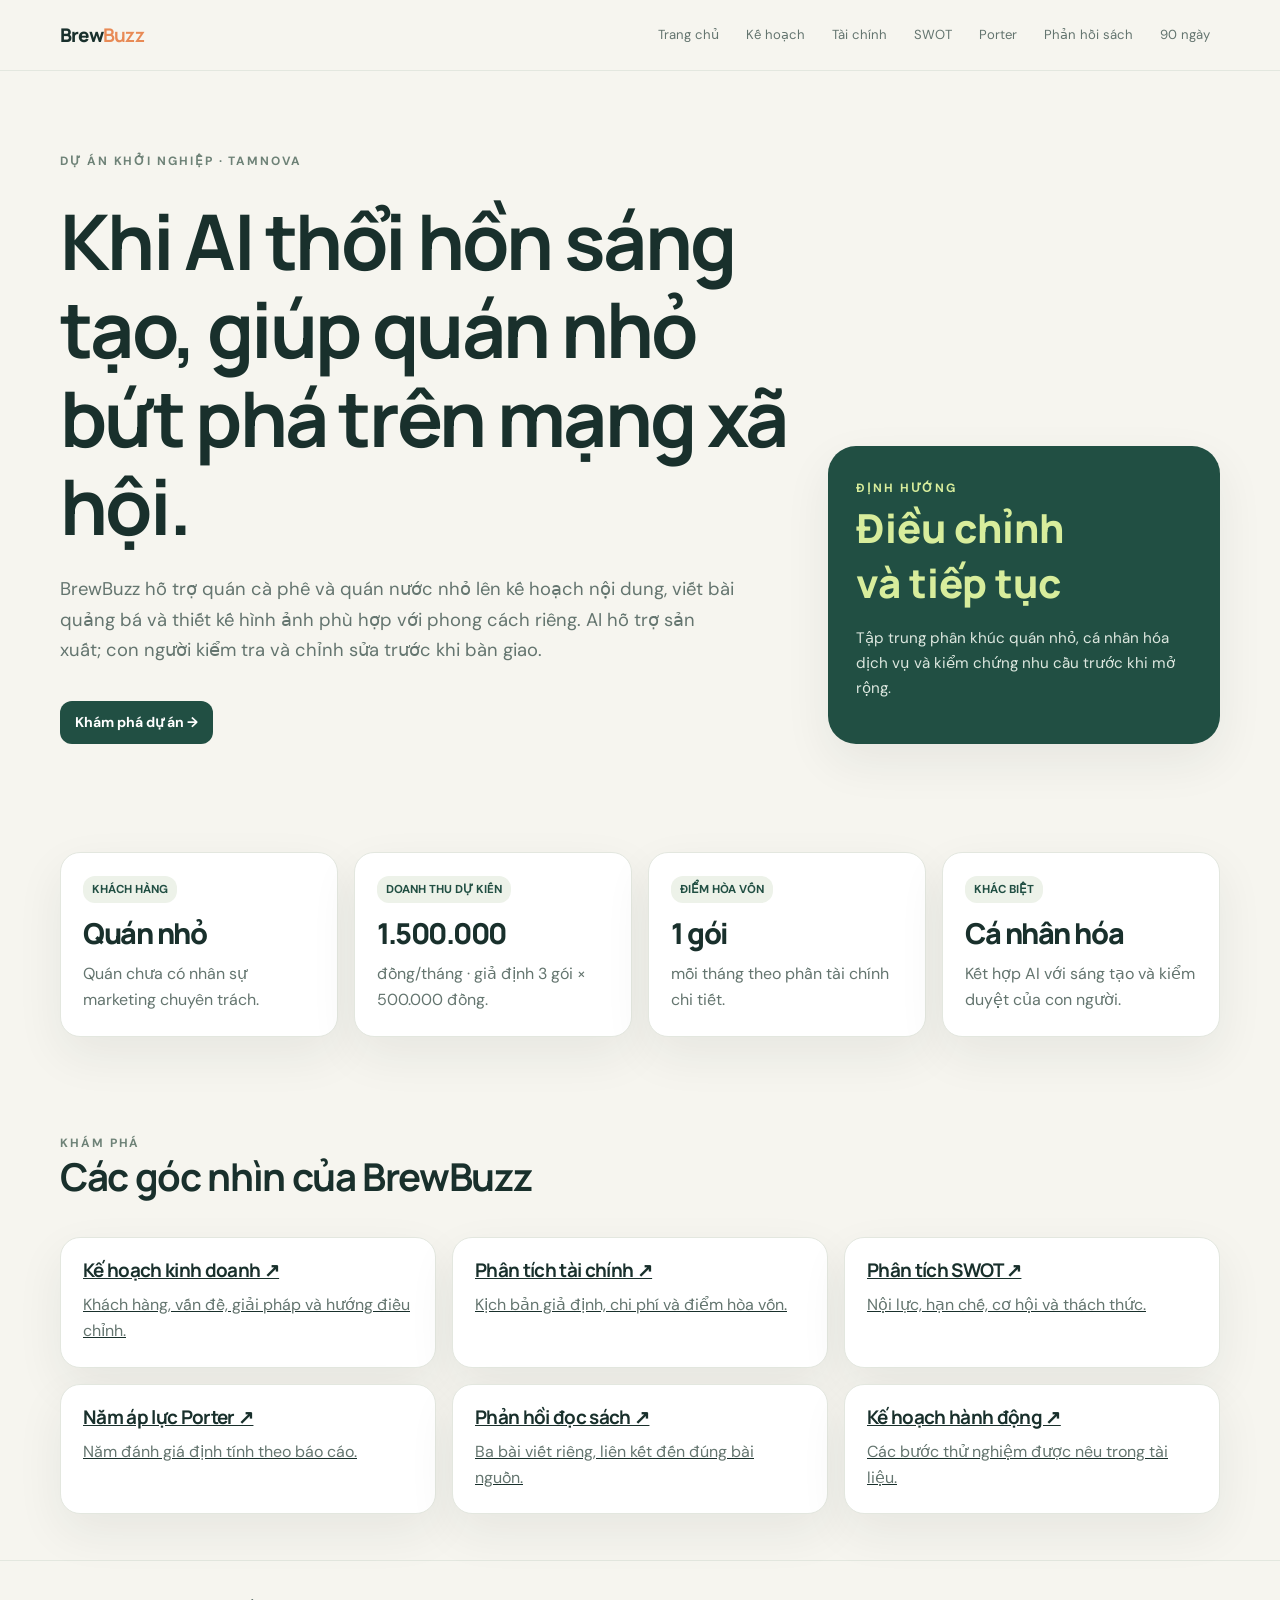
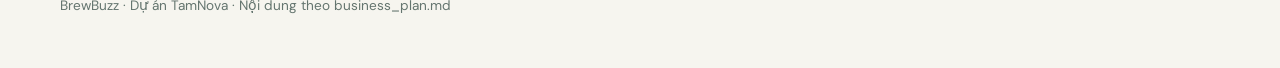
<file: index.html>
<!doctype html><html lang="vi"><head><meta charset="utf-8"><meta name="viewport" content="width=device-width,initial-scale=1"><title>BrewBuzz · Dự án TamNova</title><link rel="stylesheet" href="style.css"></head><body><header class="topbar"><div class="wrap nav"><a class="brand" href="index.html">Brew<b>Buzz</b></a><nav class="links"><a href="index.html">Trang chủ</a><a href="business-plan.html">Kế hoạch</a><a href="financial-analysis.html">Tài chính</a><a href="swot.html">SWOT</a><a href="five-forces.html">Porter</a><a href="reflections.html">Phản hồi sách</a><a href="action-plan.html">90 ngày</a></nav></div></header><main class="wrap"><section class="hero"><div class="hero-grid"><div><span class="eyebrow">DỰ ÁN KHỞI NGHIỆP · TAMNOVA</span><h1>Khi AI thổi hồn sáng tạo, giúp quán nhỏ bứt phá trên mạng xã hội.</h1><p>BrewBuzz hỗ trợ quán cà phê và quán nước nhỏ lên kế hoạch nội dung, viết bài quảng bá và thiết kế hình ảnh phù hợp với phong cách riêng. AI hỗ trợ sản xuất; con người kiểm tra và chỉnh sửa trước khi bàn giao.</p><a class="btn" href="business-plan.html">Khám phá dự án →</a></div><aside class="hero-card"><span class="eyebrow" style="color:#d8ed9c">ĐỊNH HƯỚNG</span><strong>Điều chỉnh<br>và tiếp tục</strong><p>Tập trung phân khúc quán nhỏ, cá nhân hóa dịch vụ và kiểm chứng nhu cầu trước khi mở rộng.</p></aside></div></section><section class="section"><div class="grid four"><article class="card"><span class="tag">KHÁCH HÀNG</span><div class="metric">Quán nhỏ</div><p>Quán chưa có nhân sự marketing chuyên trách.</p></article><article class="card"><span class="tag">DOANH THU DỰ KIẾN</span><div class="metric">1.500.000</div><p>đồng/tháng · giả định 3 gói × 500.000 đồng.</p></article><article class="card"><span class="tag">ĐIỂM HÒA VỐN</span><div class="metric">1 gói</div><p>mỗi tháng theo phần tài chính chi tiết.</p></article><article class="card"><span class="tag">KHÁC BIỆT</span><div class="metric">Cá nhân hóa</div><p>Kết hợp AI với sáng tạo và kiểm duyệt của con người.</p></article></div></section><section class="section"><div class="section-head"><div><span class="eyebrow">KHÁM PHÁ</span><h2>Các góc nhìn của BrewBuzz</h2></div></div><div class="grid"><a class="card" href="business-plan.html"><h3>Kế hoạch kinh doanh ↗</h3><p>Khách hàng, vấn đề, giải pháp và hướng điều chỉnh.</p></a><a class="card" href="financial-analysis.html"><h3>Phân tích tài chính ↗</h3><p>Kịch bản giả định, chi phí và điểm hòa vốn.</p></a><a class="card" href="swot.html"><h3>Phân tích SWOT ↗</h3><p>Nội lực, hạn chế, cơ hội và thách thức.</p></a><a class="card" href="five-forces.html"><h3>Năm áp lực Porter ↗</h3><p>Năm đánh giá định tính theo báo cáo.</p></a><a class="card" href="reflections.html"><h3>Phản hồi đọc sách ↗</h3><p>Ba bài viết riêng, liên kết đến đúng bài nguồn.</p></a><a class="card" href="action-plan.html"><h3>Kế hoạch hành động ↗</h3><p>Các bước thử nghiệm được nêu trong tài liệu.</p></a></div></section></main><footer class="footer"><div class="wrap">BrewBuzz · Dự án TamNova · Nội dung theo business_plan.md</div></footer></body></html>
</file>
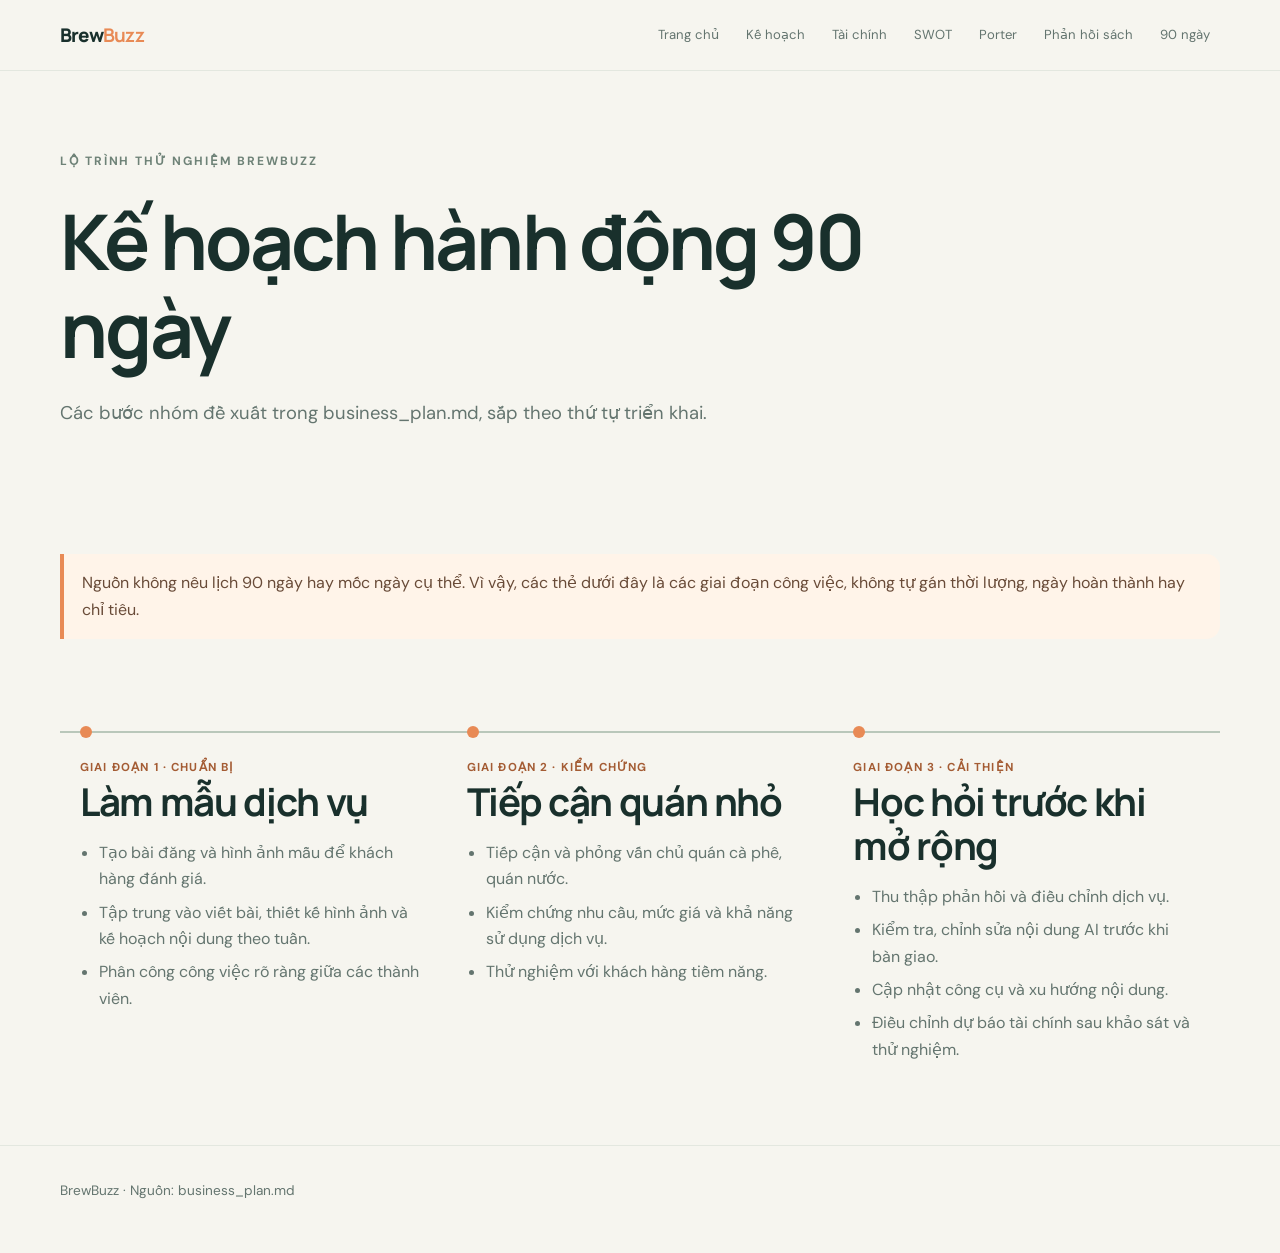
<file: action-plan.html>
<!doctype html><html lang="vi"><head><meta charset="utf-8"><meta name="viewport" content="width=device-width,initial-scale=1"><title>Kế hoạch hành động 90 ngày · BrewBuzz</title><link rel="stylesheet" href="style.css"></head><body><header class="topbar"><div class="wrap nav"><a class="brand" href="index.html">Brew<b>Buzz</b></a><nav class="links"><a href="index.html">Trang chủ</a><a href="business-plan.html">Kế hoạch</a><a href="financial-analysis.html">Tài chính</a><a href="swot.html">SWOT</a><a href="five-forces.html">Porter</a><a href="reflections.html">Phản hồi sách</a><a href="action-plan.html">90 ngày</a></nav></div></header><main class="wrap"><section class="hero"><span class="eyebrow">LỘ TRÌNH THỬ NGHIỆM BREWBUZZ</span><h1>Kế hoạch hành động 90 ngày</h1><p>Các bước nhóm đề xuất trong business_plan.md, sắp theo thứ tự triển khai.</p></section><section class="section"><div class="notice">Nguồn không nêu lịch 90 ngày hay mốc ngày cụ thể. Vì vậy, các thẻ dưới đây là các giai đoạn công việc, không tự gán thời lượng, ngày hoàn thành hay chỉ tiêu.</div></section><section class="section"><div class="timeline"><article class="phase"><span>Giai đoạn 1 · Chuẩn bị</span><h2>Làm mẫu dịch vụ</h2><ul class="list"><li>Tạo bài đăng và hình ảnh mẫu để khách hàng đánh giá.</li><li>Tập trung vào viết bài, thiết kế hình ảnh và kế hoạch nội dung theo tuần.</li><li>Phân công công việc rõ ràng giữa các thành viên.</li></ul></article><article class="phase"><span>Giai đoạn 2 · Kiểm chứng</span><h2>Tiếp cận quán nhỏ</h2><ul class="list"><li>Tiếp cận và phỏng vấn chủ quán cà phê, quán nước.</li><li>Kiểm chứng nhu cầu, mức giá và khả năng sử dụng dịch vụ.</li><li>Thử nghiệm với khách hàng tiềm năng.</li></ul></article><article class="phase"><span>Giai đoạn 3 · Cải thiện</span><h2>Học hỏi trước khi mở rộng</h2><ul class="list"><li>Thu thập phản hồi và điều chỉnh dịch vụ.</li><li>Kiểm tra, chỉnh sửa nội dung AI trước khi bàn giao.</li><li>Cập nhật công cụ và xu hướng nội dung.</li><li>Điều chỉnh dự báo tài chính sau khảo sát và thử nghiệm.</li></ul></article></div></section></main><footer class="footer"><div class="wrap">BrewBuzz · Nguồn: business_plan.md</div></footer></body></html>
</file>
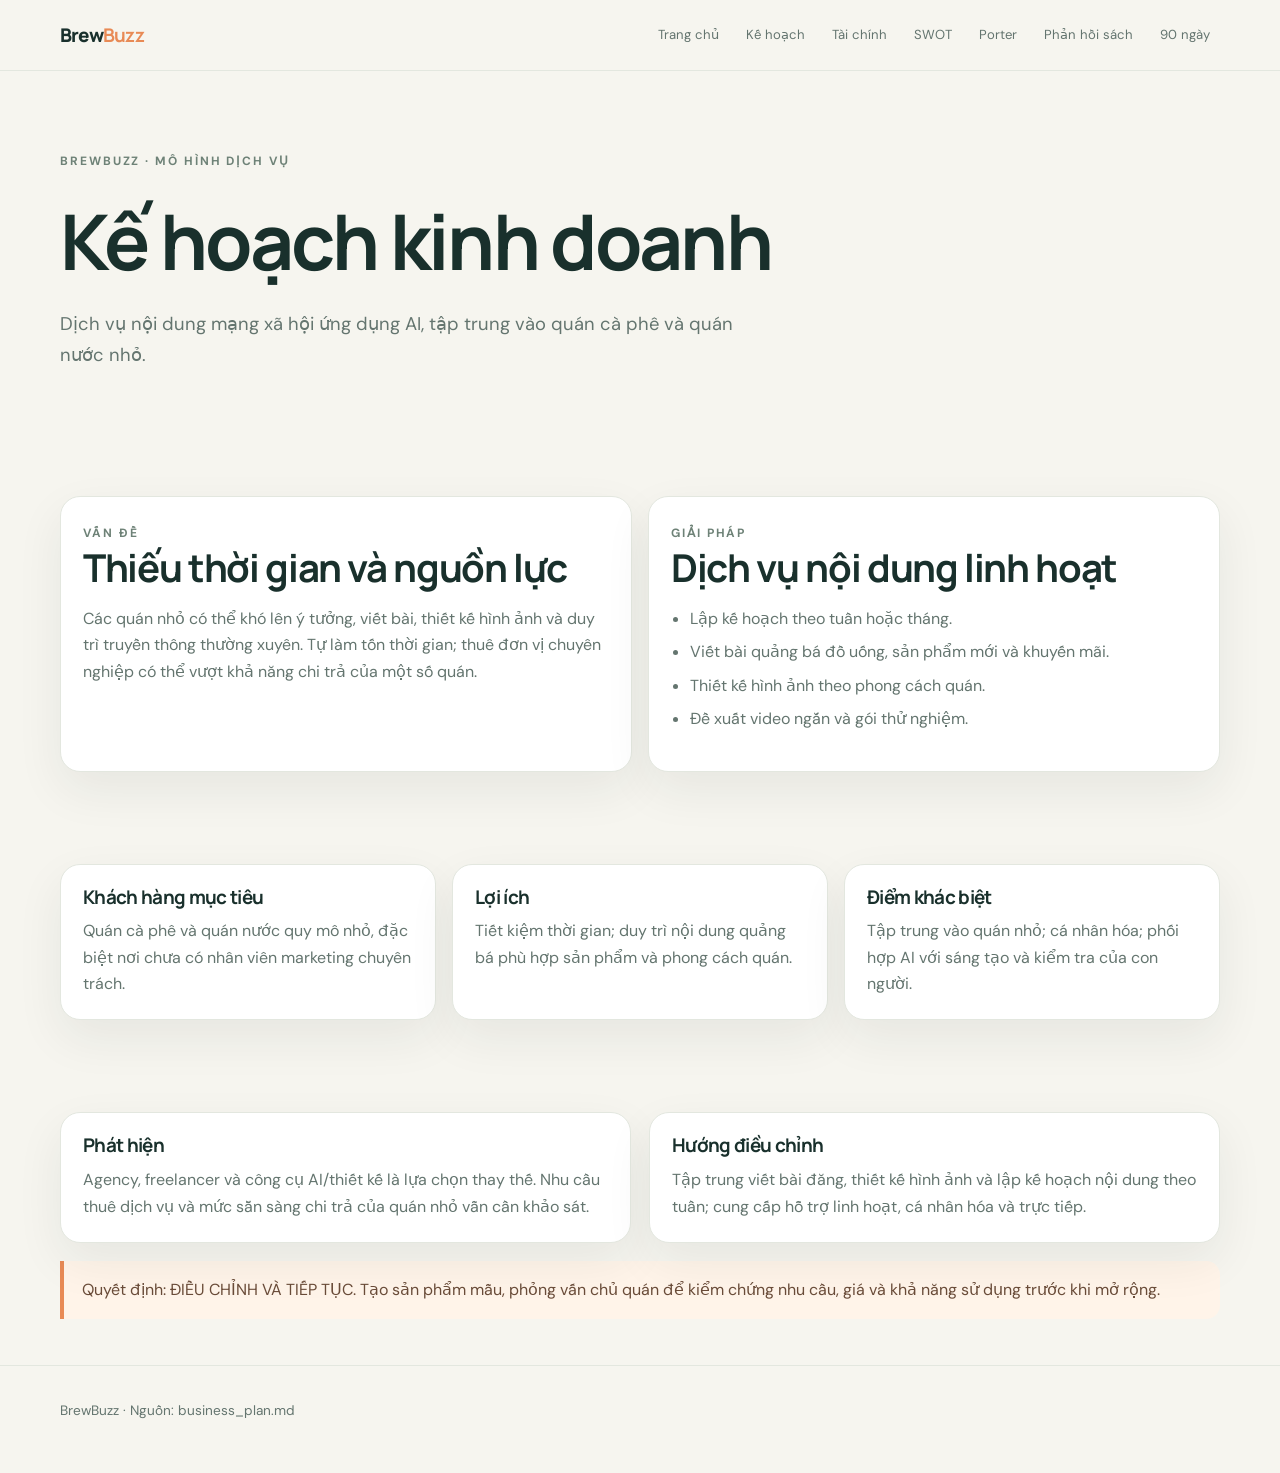
<file: business-plan.html>
<!doctype html><html lang="vi"><head><meta charset="utf-8"><meta name="viewport" content="width=device-width,initial-scale=1"><title>Kế hoạch kinh doanh · BrewBuzz</title><link rel="stylesheet" href="style.css"></head><body><header class="topbar"><div class="wrap nav"><a class="brand" href="index.html">Brew<b>Buzz</b></a><nav class="links"><a href="index.html">Trang chủ</a><a href="business-plan.html">Kế hoạch</a><a href="financial-analysis.html">Tài chính</a><a href="swot.html">SWOT</a><a href="five-forces.html">Porter</a><a href="reflections.html">Phản hồi sách</a><a href="action-plan.html">90 ngày</a></nav></div></header><main class="wrap"><section class="hero"><span class="eyebrow">BREWBUZZ · MÔ HÌNH DỊCH VỤ</span><h1>Kế hoạch kinh doanh</h1><p>Dịch vụ nội dung mạng xã hội ứng dụng AI, tập trung vào quán cà phê và quán nước nhỏ.</p></section><section class="section"><div class="grid two"><article class="card"><span class="eyebrow">VẤN ĐỀ</span><h2>Thiếu thời gian và nguồn lực</h2><p>Các quán nhỏ có thể khó lên ý tưởng, viết bài, thiết kế hình ảnh và duy trì truyền thông thường xuyên. Tự làm tốn thời gian; thuê đơn vị chuyên nghiệp có thể vượt khả năng chi trả của một số quán.</p></article><article class="card"><span class="eyebrow">GIẢI PHÁP</span><h2>Dịch vụ nội dung linh hoạt</h2><ul class="list"><li>Lập kế hoạch theo tuần hoặc tháng.</li><li>Viết bài quảng bá đồ uống, sản phẩm mới và khuyến mãi.</li><li>Thiết kế hình ảnh theo phong cách quán.</li><li>Đề xuất video ngắn và gói thử nghiệm.</li></ul></article></div></section><section class="section"><div class="grid"><article class="card"><h3>Khách hàng mục tiêu</h3><p>Quán cà phê và quán nước quy mô nhỏ, đặc biệt nơi chưa có nhân viên marketing chuyên trách.</p></article><article class="card"><h3>Lợi ích</h3><p>Tiết kiệm thời gian; duy trì nội dung quảng bá phù hợp sản phẩm và phong cách quán.</p></article><article class="card"><h3>Điểm khác biệt</h3><p>Tập trung vào quán nhỏ; cá nhân hóa; phối hợp AI với sáng tạo và kiểm tra của con người.</p></article></div></section><section class="section"><div class="split"><article class="card"><h3>Phát hiện</h3><p>Agency, freelancer và công cụ AI/thiết kế là lựa chọn thay thế. Nhu cầu thuê dịch vụ và mức sẵn sàng chi trả của quán nhỏ vẫn cần khảo sát.</p></article><article class="card"><h3>Hướng điều chỉnh</h3><p>Tập trung viết bài đăng, thiết kế hình ảnh và lập kế hoạch nội dung theo tuần; cung cấp hỗ trợ linh hoạt, cá nhân hóa và trực tiếp.</p></article></div><div class="notice" style="margin-top:18px">Quyết định: ĐIỀU CHỈNH VÀ TIẾP TỤC. Tạo sản phẩm mẫu, phỏng vấn chủ quán để kiểm chứng nhu cầu, giá và khả năng sử dụng trước khi mở rộng.</div></section></main><footer class="footer"><div class="wrap">BrewBuzz · Nguồn: business_plan.md</div></footer></body></html>
</file>
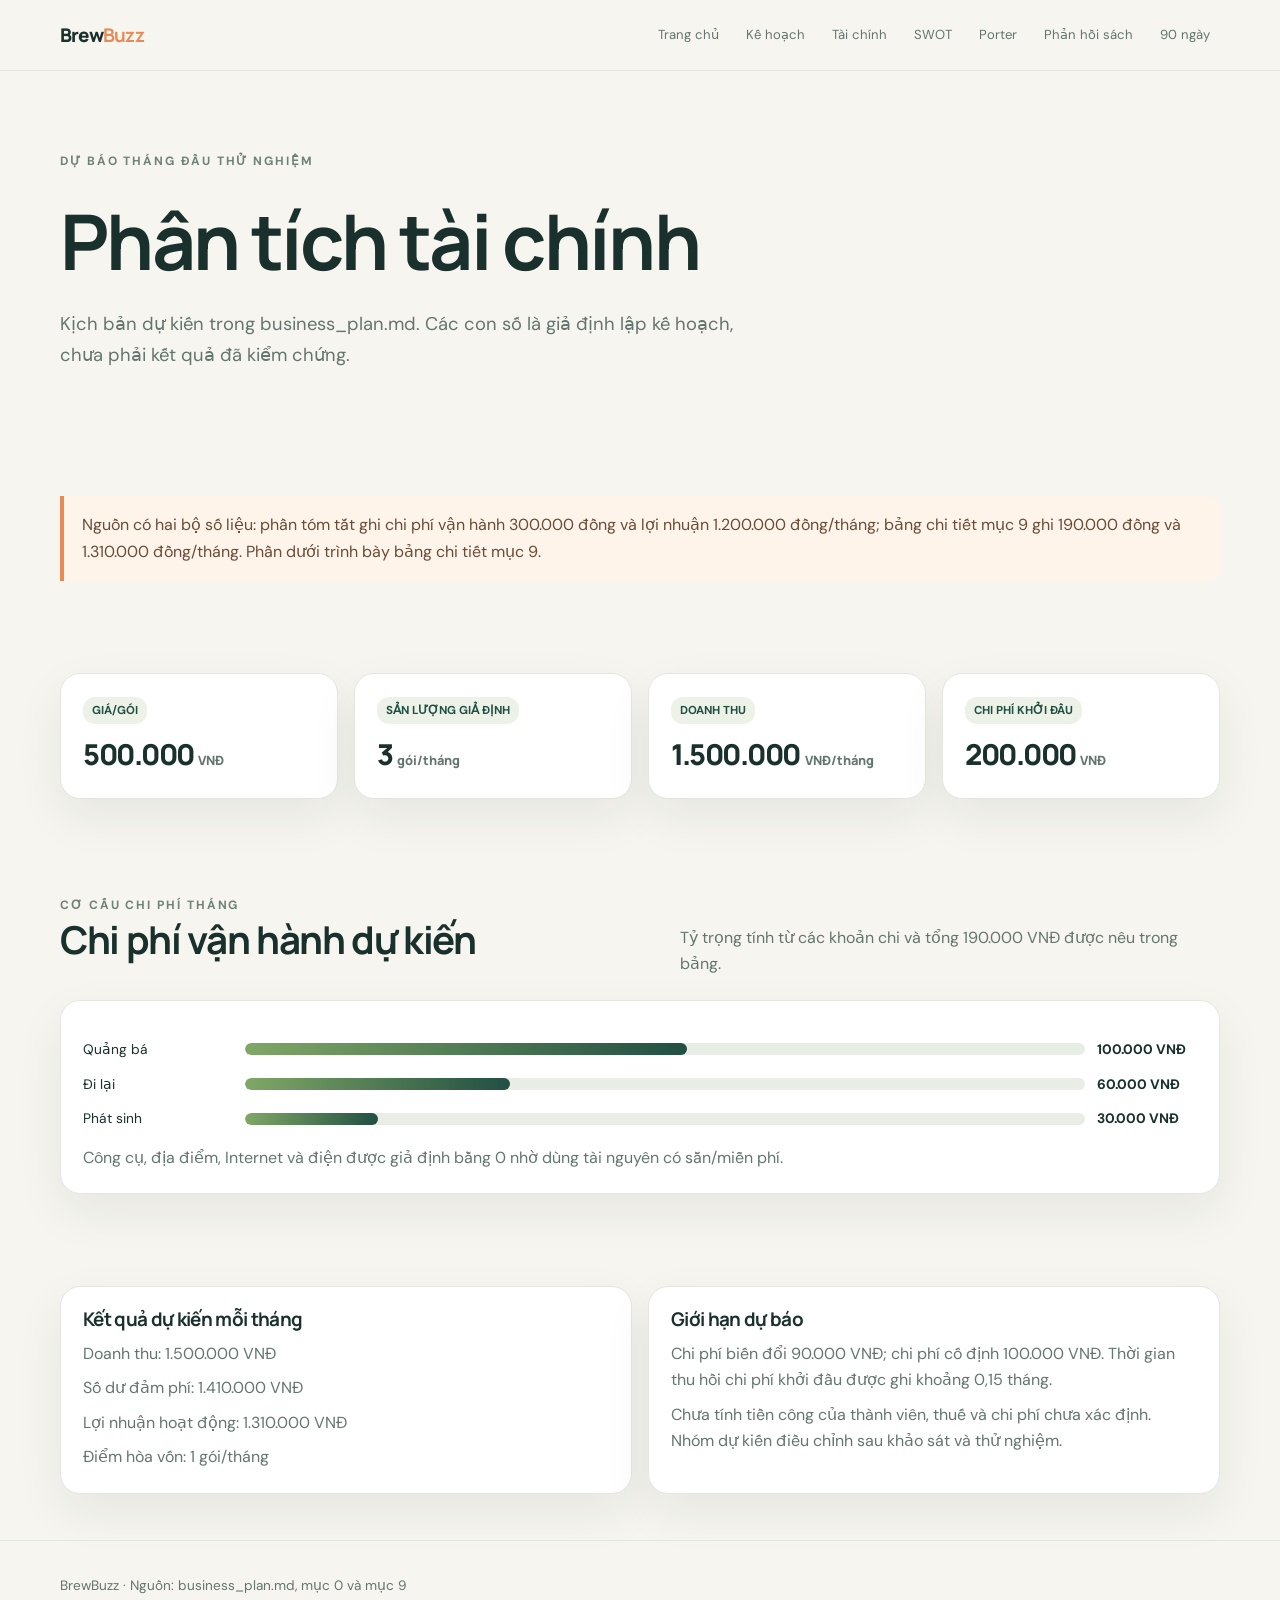
<file: financial-analysis.html>
<!doctype html><html lang="vi"><head><meta charset="utf-8"><meta name="viewport" content="width=device-width,initial-scale=1"><title>Phân tích tài chính · BrewBuzz</title><link rel="stylesheet" href="style.css"></head><body><header class="topbar"><div class="wrap nav"><a class="brand" href="index.html">Brew<b>Buzz</b></a><nav class="links"><a href="index.html">Trang chủ</a><a href="business-plan.html">Kế hoạch</a><a href="financial-analysis.html">Tài chính</a><a href="swot.html">SWOT</a><a href="five-forces.html">Porter</a><a href="reflections.html">Phản hồi sách</a><a href="action-plan.html">90 ngày</a></nav></div></header><main class="wrap"><section class="hero"><span class="eyebrow">DỰ BÁO THÁNG ĐẦU THỬ NGHIỆM</span><h1>Phân tích tài chính</h1><p>Kịch bản dự kiến trong business_plan.md. Các con số là giả định lập kế hoạch, chưa phải kết quả đã kiểm chứng.</p></section><section class="section"><div class="notice">Nguồn có hai bộ số liệu: phần tóm tắt ghi chi phí vận hành 300.000 đồng và lợi nhuận 1.200.000 đồng/tháng; bảng chi tiết mục 9 ghi 190.000 đồng và 1.310.000 đồng/tháng. Phần dưới trình bày bảng chi tiết mục 9.</div></section><section class="section"><div class="grid four"><article class="card"><span class="tag">GIÁ/GÓI</span><div class="metric">500.000 <small>VNĐ</small></div></article><article class="card"><span class="tag">SẢN LƯỢNG GIẢ ĐỊNH</span><div class="metric">3 <small>gói/tháng</small></div></article><article class="card"><span class="tag">DOANH THU</span><div class="metric">1.500.000 <small>VNĐ/tháng</small></div></article><article class="card"><span class="tag">CHI PHÍ KHỞI ĐẦU</span><div class="metric">200.000 <small>VNĐ</small></div></article></div></section><section class="section"><div class="section-head"><div><span class="eyebrow">CƠ CẤU CHI PHÍ THÁNG</span><h2>Chi phí vận hành dự kiến</h2></div><p>Tỷ trọng tính từ các khoản chi và tổng 190.000 VNĐ được nêu trong bảng.</p></div><div class="card"><div class="bars"><div class="barrow"><span>Quảng bá</span><div class="track"><div class="fill" style="width:52.6%"></div></div><b>100.000 VNĐ</b></div><div class="barrow"><span>Đi lại</span><div class="track"><div class="fill" style="width:31.6%"></div></div><b>60.000 VNĐ</b></div><div class="barrow"><span>Phát sinh</span><div class="track"><div class="fill" style="width:15.8%"></div></div><b>30.000 VNĐ</b></div></div><p>Công cụ, địa điểm, Internet và điện được giả định bằng 0 nhờ dùng tài nguyên có sẵn/miễn phí.</p></div></section><section class="section"><div class="grid two"><article class="card"><h3>Kết quả dự kiến mỗi tháng</h3><p>Doanh thu: 1.500.000 VNĐ</p><p>Số dư đảm phí: 1.410.000 VNĐ</p><p>Lợi nhuận hoạt động: 1.310.000 VNĐ</p><p>Điểm hòa vốn: 1 gói/tháng</p></article><article class="card"><h3>Giới hạn dự báo</h3><p>Chi phí biến đổi 90.000 VNĐ; chi phí cố định 100.000 VNĐ. Thời gian thu hồi chi phí khởi đầu được ghi khoảng 0,15 tháng.</p><p>Chưa tính tiền công của thành viên, thuế và chi phí chưa xác định. Nhóm dự kiến điều chỉnh sau khảo sát và thử nghiệm.</p></article></div></section></main><footer class="footer"><div class="wrap">BrewBuzz · Nguồn: business_plan.md, mục 0 và mục 9</div></footer></body></html>
</file>
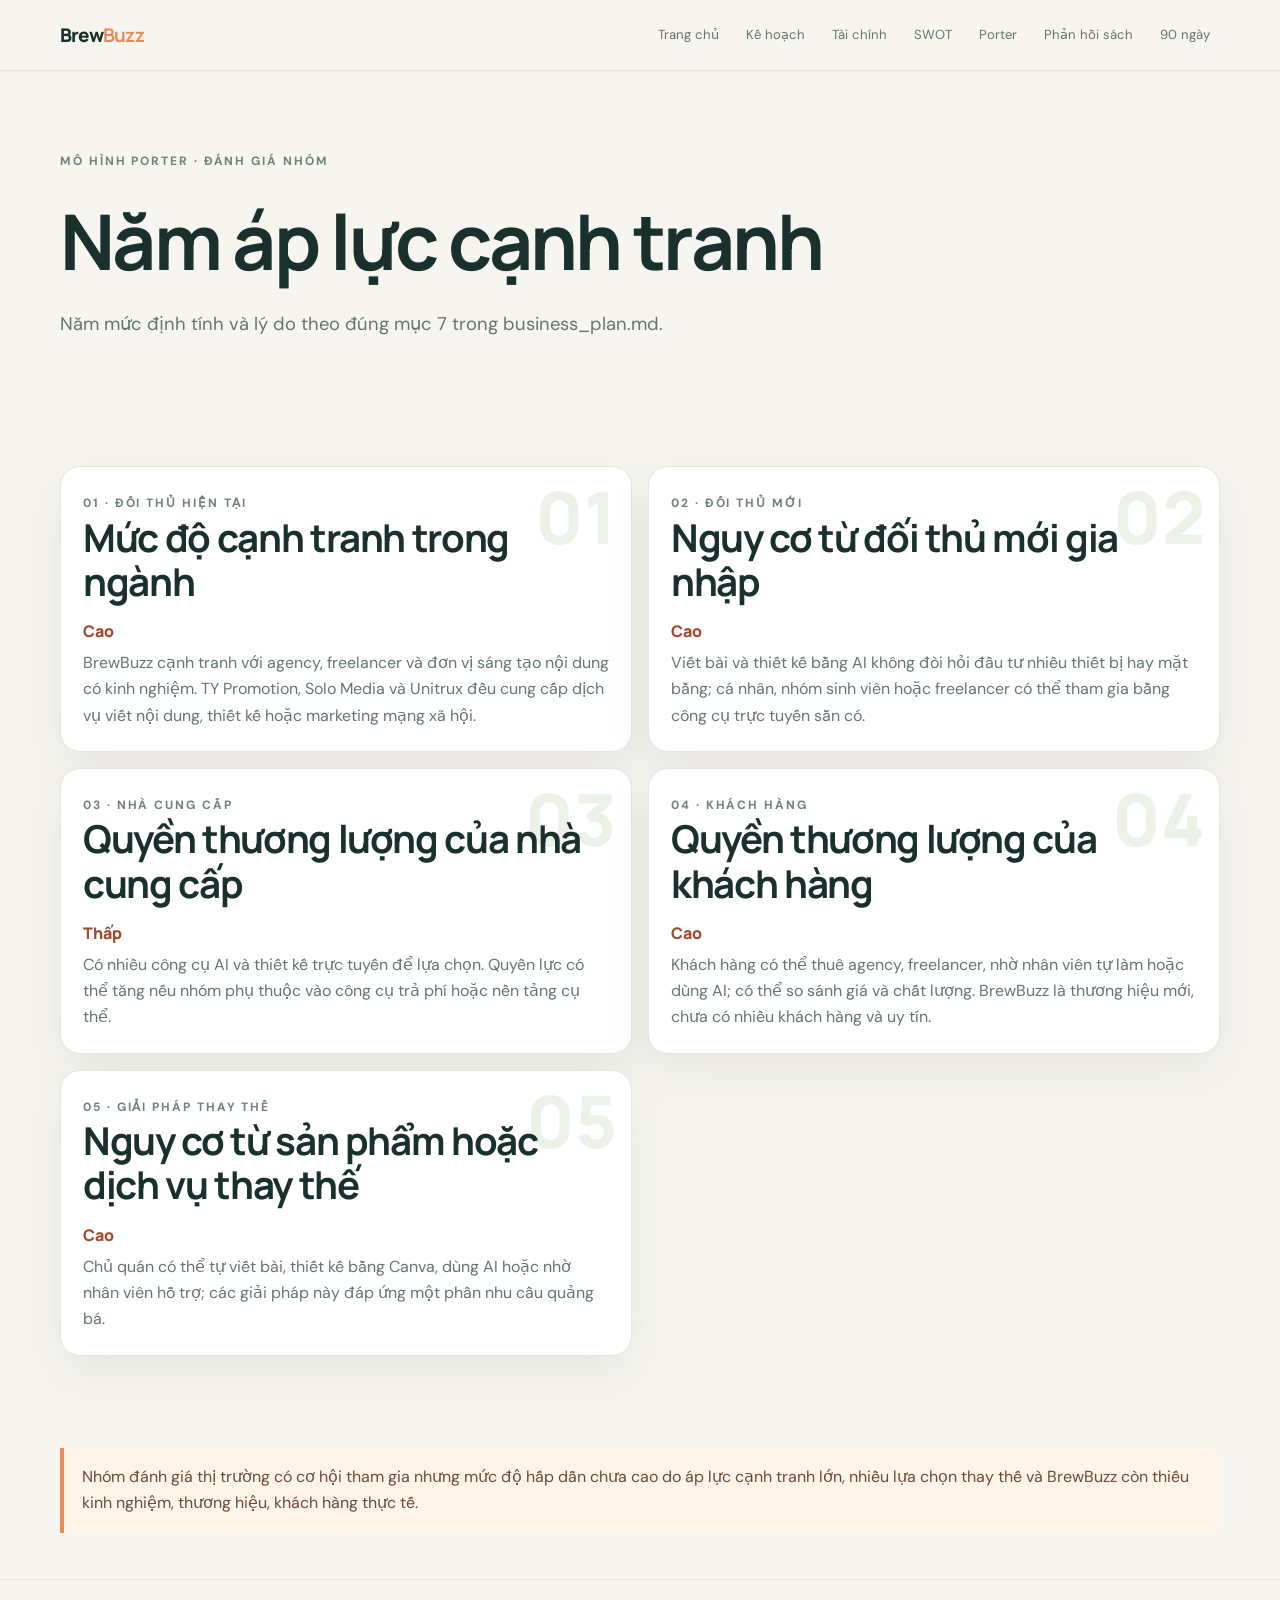
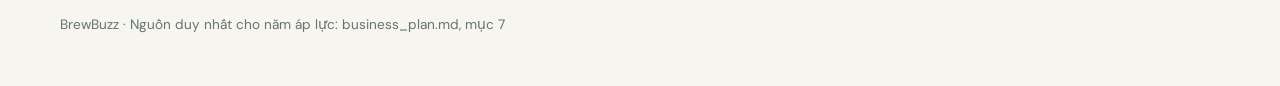
<file: five-forces.html>
<!doctype html><html lang="vi"><head><meta charset="utf-8"><meta name="viewport" content="width=device-width,initial-scale=1"><title>Năm áp lực Porter · BrewBuzz</title><link rel="stylesheet" href="style.css"></head><body><header class="topbar"><div class="wrap nav"><a class="brand" href="index.html">Brew<b>Buzz</b></a><nav class="links"><a href="index.html">Trang chủ</a><a href="business-plan.html">Kế hoạch</a><a href="financial-analysis.html">Tài chính</a><a href="swot.html">SWOT</a><a href="five-forces.html">Porter</a><a href="reflections.html">Phản hồi sách</a><a href="action-plan.html">90 ngày</a></nav></div></header><main class="wrap"><section class="hero"><span class="eyebrow">MÔ HÌNH PORTER · ĐÁNH GIÁ NHÓM</span><h1>Năm áp lực cạnh tranh</h1><p>Năm mức định tính và lý do theo đúng mục 7 trong business_plan.md.</p></section><section class="section"><div class="grid two"><article class="card force" data-no="01"><span class="eyebrow">01 · ĐỐI THỦ HIỆN TẠI</span><h2>Mức độ cạnh tranh trong ngành</h2><div class="level">Cao</div><p>BrewBuzz cạnh tranh với agency, freelancer và đơn vị sáng tạo nội dung có kinh nghiệm. TY Promotion, Solo Media và Unitrux đều cung cấp dịch vụ viết nội dung, thiết kế hoặc marketing mạng xã hội.</p></article><article class="card force" data-no="02"><span class="eyebrow">02 · ĐỐI THỦ MỚI</span><h2>Nguy cơ từ đối thủ mới gia nhập</h2><div class="level">Cao</div><p>Viết bài và thiết kế bằng AI không đòi hỏi đầu tư nhiều thiết bị hay mặt bằng; cá nhân, nhóm sinh viên hoặc freelancer có thể tham gia bằng công cụ trực tuyến sẵn có.</p></article><article class="card force" data-no="03"><span class="eyebrow">03 · NHÀ CUNG CẤP</span><h2>Quyền thương lượng của nhà cung cấp</h2><div class="level">Thấp</div><p>Có nhiều công cụ AI và thiết kế trực tuyến để lựa chọn. Quyền lực có thể tăng nếu nhóm phụ thuộc vào công cụ trả phí hoặc nền tảng cụ thể.</p></article><article class="card force" data-no="04"><span class="eyebrow">04 · KHÁCH HÀNG</span><h2>Quyền thương lượng của khách hàng</h2><div class="level">Cao</div><p>Khách hàng có thể thuê agency, freelancer, nhờ nhân viên tự làm hoặc dùng AI; có thể so sánh giá và chất lượng. BrewBuzz là thương hiệu mới, chưa có nhiều khách hàng và uy tín.</p></article><article class="card force" data-no="05"><span class="eyebrow">05 · GIẢI PHÁP THAY THẾ</span><h2>Nguy cơ từ sản phẩm hoặc dịch vụ thay thế</h2><div class="level">Cao</div><p>Chủ quán có thể tự viết bài, thiết kế bằng Canva, dùng AI hoặc nhờ nhân viên hỗ trợ; các giải pháp này đáp ứng một phần nhu cầu quảng bá.</p></article></div></section><section class="section"><div class="notice">Nhóm đánh giá thị trường có cơ hội tham gia nhưng mức độ hấp dẫn chưa cao do áp lực cạnh tranh lớn, nhiều lựa chọn thay thế và BrewBuzz còn thiếu kinh nghiệm, thương hiệu, khách hàng thực tế.</div></section></main><footer class="footer"><div class="wrap">BrewBuzz · Nguồn duy nhất cho năm áp lực: business_plan.md, mục 7</div></footer></body></html>
</file>
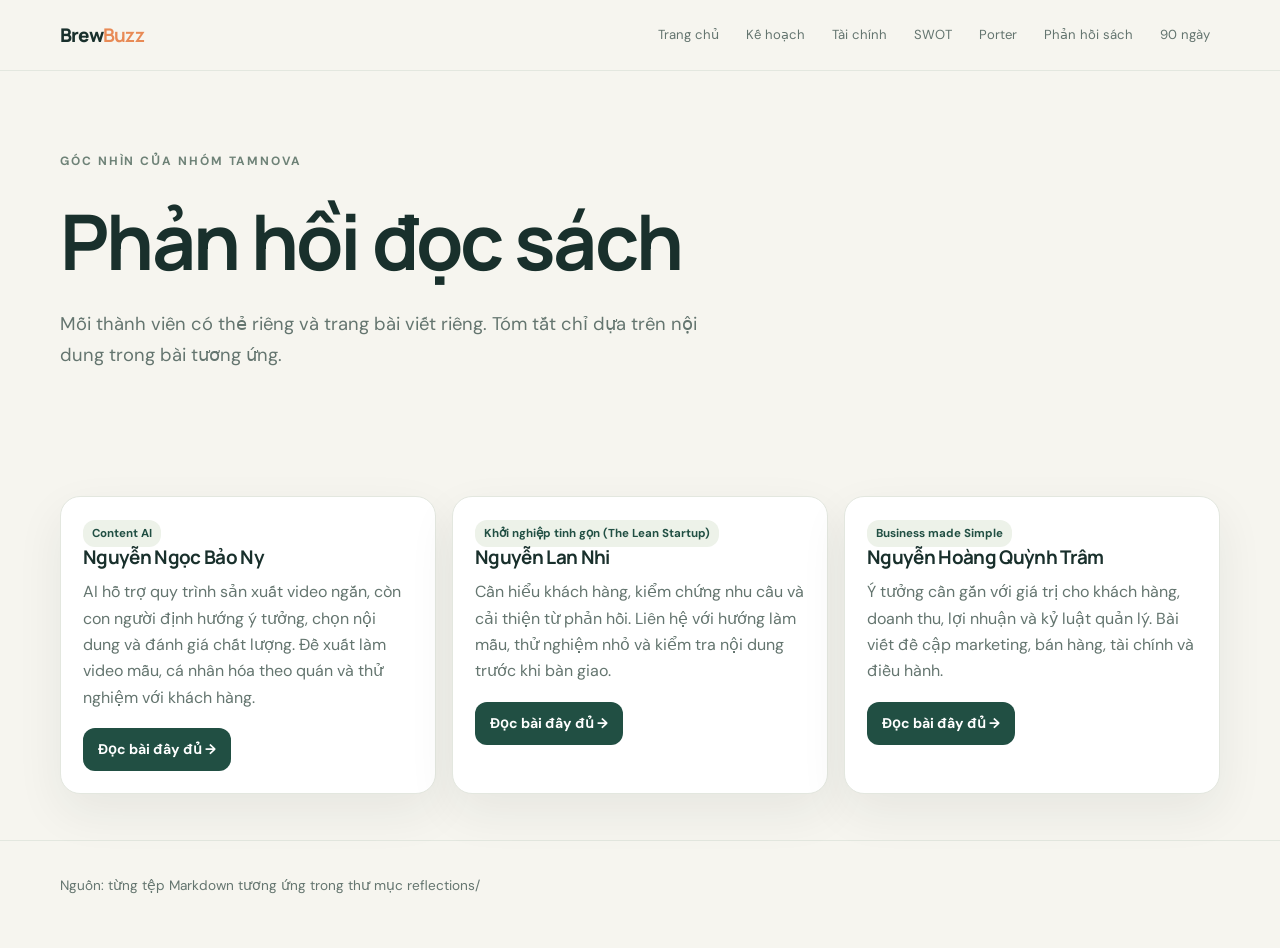
<file: reflections.html>
<!doctype html><html lang="vi"><head><meta charset="utf-8"><meta name="viewport" content="width=device-width,initial-scale=1"><title>Phản hồi đọc sách · BrewBuzz</title><link rel="stylesheet" href="style.css"></head><body><header class="topbar"><div class="wrap nav"><a class="brand" href="index.html">Brew<b>Buzz</b></a><nav class="links"><a href="index.html">Trang chủ</a><a href="business-plan.html">Kế hoạch</a><a href="financial-analysis.html">Tài chính</a><a href="swot.html">SWOT</a><a href="five-forces.html">Porter</a><a href="reflections.html">Phản hồi sách</a><a href="action-plan.html">90 ngày</a></nav></div></header><main class="wrap"><section class="hero"><span class="eyebrow">GÓC NHÌN CỦA NHÓM TAMNOVA</span><h1>Phản hồi đọc sách</h1><p>Mỗi thành viên có thẻ riêng và trang bài viết riêng. Tóm tắt chỉ dựa trên nội dung trong bài tương ứng.</p></section><section class="section"><div class="grid"><article class="card"><span class="tag">Content AI</span><h3>Nguyễn Ngọc Bảo Ny</h3><p>AI hỗ trợ quy trình sản xuất video ngắn, còn con người định hướng ý tưởng, chọn nội dung và đánh giá chất lượng. Đề xuất làm video mẫu, cá nhân hóa theo quán và thử nghiệm với khách hàng.</p><a class="btn" href="reflection-bao-ny.html">Đọc bài đầy đủ →</a></article><article class="card"><span class="tag">Khởi nghiệp tinh gọn (The Lean Startup)</span><h3>Nguyễn Lan Nhi</h3><p>Cần hiểu khách hàng, kiểm chứng nhu cầu và cải thiện từ phản hồi. Liên hệ với hướng làm mẫu, thử nghiệm nhỏ và kiểm tra nội dung trước khi bàn giao.</p><a class="btn" href="reflection-lan-nhi.html">Đọc bài đầy đủ →</a></article><article class="card"><span class="tag">Business made Simple</span><h3>Nguyễn Hoàng Quỳnh Trâm</h3><p>Ý tưởng cần gắn với giá trị cho khách hàng, doanh thu, lợi nhuận và kỷ luật quản lý. Bài viết đề cập marketing, bán hàng, tài chính và điều hành.</p><a class="btn" href="reflection-quynh-tram.html">Đọc bài đầy đủ →</a></article></div></section></main><footer class="footer"><div class="wrap">Nguồn: từng tệp Markdown tương ứng trong thư mục reflections/</div></footer></body></html>
</file>
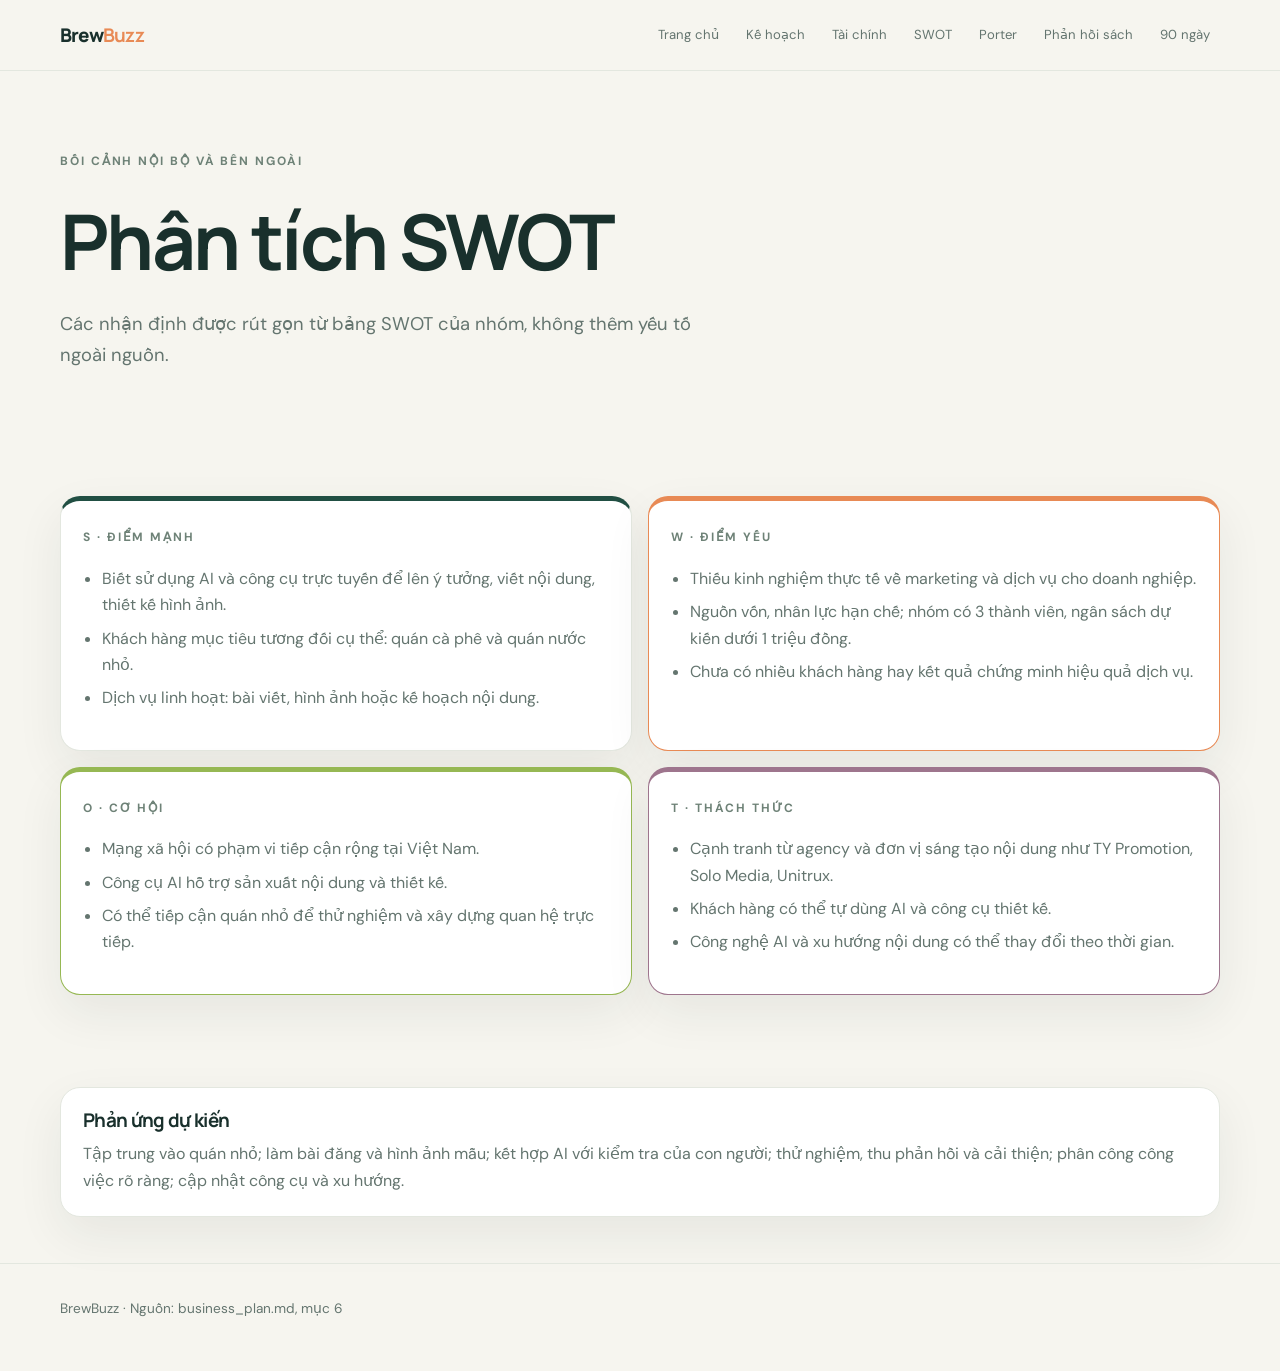
<file: swot.html>
<!doctype html><html lang="vi"><head><meta charset="utf-8"><meta name="viewport" content="width=device-width,initial-scale=1"><title>Phân tích SWOT · BrewBuzz</title><link rel="stylesheet" href="style.css"></head><body><header class="topbar"><div class="wrap nav"><a class="brand" href="index.html">Brew<b>Buzz</b></a><nav class="links"><a href="index.html">Trang chủ</a><a href="business-plan.html">Kế hoạch</a><a href="financial-analysis.html">Tài chính</a><a href="swot.html">SWOT</a><a href="five-forces.html">Porter</a><a href="reflections.html">Phản hồi sách</a><a href="action-plan.html">90 ngày</a></nav></div></header><main class="wrap"><section class="hero"><span class="eyebrow">BỐI CẢNH NỘI BỘ VÀ BÊN NGOÀI</span><h1>Phân tích SWOT</h1><p>Các nhận định được rút gọn từ bảng SWOT của nhóm, không thêm yếu tố ngoài nguồn.</p></section><section class="section"><div class="grid two"><article class="card swot"><span class="eyebrow">S · ĐIỂM MẠNH</span><ul class="list"><li>Biết sử dụng AI và công cụ trực tuyến để lên ý tưởng, viết nội dung, thiết kế hình ảnh.</li><li>Khách hàng mục tiêu tương đối cụ thể: quán cà phê và quán nước nhỏ.</li><li>Dịch vụ linh hoạt: bài viết, hình ảnh hoặc kế hoạch nội dung.</li></ul></article><article class="card swot w"><span class="eyebrow">W · ĐIỂM YẾU</span><ul class="list"><li>Thiếu kinh nghiệm thực tế về marketing và dịch vụ cho doanh nghiệp.</li><li>Nguồn vốn, nhân lực hạn chế; nhóm có 3 thành viên, ngân sách dự kiến dưới 1 triệu đồng.</li><li>Chưa có nhiều khách hàng hay kết quả chứng minh hiệu quả dịch vụ.</li></ul></article><article class="card swot o"><span class="eyebrow">O · CƠ HỘI</span><ul class="list"><li>Mạng xã hội có phạm vi tiếp cận rộng tại Việt Nam.</li><li>Công cụ AI hỗ trợ sản xuất nội dung và thiết kế.</li><li>Có thể tiếp cận quán nhỏ để thử nghiệm và xây dựng quan hệ trực tiếp.</li></ul></article><article class="card swot t"><span class="eyebrow">T · THÁCH THỨC</span><ul class="list"><li>Cạnh tranh từ agency và đơn vị sáng tạo nội dung như TY Promotion, Solo Media, Unitrux.</li><li>Khách hàng có thể tự dùng AI và công cụ thiết kế.</li><li>Công nghệ AI và xu hướng nội dung có thể thay đổi theo thời gian.</li></ul></article></div></section><section class="section"><div class="card"><h3>Phản ứng dự kiến</h3><p>Tập trung vào quán nhỏ; làm bài đăng và hình ảnh mẫu; kết hợp AI với kiểm tra của con người; thử nghiệm, thu phản hồi và cải thiện; phân công công việc rõ ràng; cập nhật công cụ và xu hướng.</p></div></section></main><footer class="footer"><div class="wrap">BrewBuzz · Nguồn: business_plan.md, mục 6</div></footer></body></html>
</file>
<file: style.css>
@import url('https://fonts.googleapis.com/css2?family=DM+Sans:wght@400;500;600;700&family=Manrope:wght@500;600;700;800&display=swap');
:root{--ink:#19302c;--muted:#64756f;--cream:#f6f5ef;--paper:#fff;--green:#214f43;--lime:#d8ed9c;--orange:#e88a55;--line:#e3e7df;--shadow:0 18px 48px #19302c12}*{box-sizing:border-box}body{margin:0;background:var(--cream);color:var(--ink);font:16px/1.65 'DM Sans',sans-serif}a{color:inherit}h1,h2,h3{font-family:Manrope,sans-serif;line-height:1.15;letter-spacing:-.035em}h1{font-size:clamp(2.5rem,6vw,5rem);max-width:850px;margin:24px 0}h2{font-size:clamp(1.8rem,3vw,2.6rem);margin:0 0 16px}h3{font-size:1.18rem;margin:0 0 10px}.wrap{width:min(1160px,calc(100% - 40px));margin:auto}.topbar{padding:17px 0;border-bottom:1px solid var(--line);background:#f6f5efed;position:sticky;top:0;z-index:5;backdrop-filter:blur(12px)}.nav{display:flex;align-items:center;justify-content:space-between;gap:20px}.brand{font:800 1.18rem Manrope;text-decoration:none;letter-spacing:-.04em}.brand b{color:var(--orange)}.links{display:flex;gap:7px;flex-wrap:wrap;justify-content:flex-end}.links a{font-size:.82rem;text-decoration:none;color:var(--muted);padding:7px 10px;border-radius:20px}.links a:hover,.links a.active{background:var(--green);color:white}.hero{padding:76px 0 62px;position:relative}.eyebrow{font-size:.75rem;text-transform:uppercase;letter-spacing:.16em;font-weight:700;color:#6e8277}.hero p{max-width:680px;font-size:1.15rem;color:var(--muted)}.pill{display:inline-block;border:1px solid #cbd8c9;border-radius:30px;padding:6px 12px;font-size:.78rem;color:var(--green);font-weight:700}.hero-grid{display:grid;grid-template-columns:1.3fr .7fr;gap:40px;align-items:end}.hero-card{background:var(--green);color:white;border-radius:28px;padding:28px;box-shadow:var(--shadow)}.hero-card strong{font:800 2.5rem Manrope;color:var(--lime);display:block}.hero-card p{color:#dce7df;font-size:.95rem}.section{padding:46px 0}.section-head{display:flex;justify-content:space-between;gap:20px;align-items:end;margin-bottom:22px}.section-head p{max-width:540px;color:var(--muted);margin:0}.grid{display:grid;grid-template-columns:repeat(3,1fr);gap:16px}.grid.two{grid-template-columns:repeat(2,1fr)}.grid.four{grid-template-columns:repeat(4,1fr)}.card{background:var(--paper);border:1px solid var(--line);border-radius:20px;padding:22px;box-shadow:var(--shadow)}.card p{color:var(--muted);margin:8px 0 0}.metric{font:800 1.8rem Manrope;letter-spacing:-.05em;margin:10px 0 2px}.metric small{font-size:.8rem;letter-spacing:0;color:var(--muted)}.tag{display:inline-block;background:#edf2e9;color:var(--green);font-size:.72rem;font-weight:700;padding:4px 9px;border-radius:12px}.btn{display:inline-flex;margin-top:17px;padding:10px 15px;background:var(--green);color:white;border-radius:12px;text-decoration:none;font-weight:700;font-size:.88rem}.btn:hover{background:#356656}.split{display:grid;grid-template-columns:1fr 1fr;gap:18px}.notice{border-left:4px solid var(--orange);background:#fff4e9;padding:16px 18px;border-radius:0 14px 14px 0;color:#694b38}.list{padding-left:19px;color:var(--muted)}.list li{margin:7px 0}.swot{border-top:5px solid var(--green)}.swot.w{border-color:var(--orange)}.swot.o{border-color:#96b853}.swot.t{border-color:#9e758d}.force{position:relative;overflow:hidden}.force:before{content:attr(data-no);position:absolute;right:14px;top:0;color:#edf2e9;font:800 4.5rem Manrope;z-index:0}.force>*{position:relative}.force .level{font:800 1rem Manrope;color:#a2482c}.bars{display:grid;gap:12px;margin:15px 0}.barrow{display:grid;grid-template-columns:150px 1fr 100px;gap:12px;align-items:center;font-size:.86rem}.track{height:12px;background:#e8eee6;border-radius:20px;overflow:hidden}.fill{height:100%;background:linear-gradient(90deg,#80a766,var(--green));border-radius:20px}.timeline{display:grid;grid-template-columns:repeat(3,1fr);gap:0}.phase{padding:20px;border-top:2px solid #b9c7ba;position:relative}.phase:before{content:'';position:absolute;top:-7px;left:20px;width:12px;height:12px;border-radius:50%;background:var(--orange)}.phase span{font-size:.72rem;font-weight:700;color:#a45c34;text-transform:uppercase;letter-spacing:.1em}.quote{font:600 1.06rem Manrope;color:var(--ink)}.footer{padding:34px 0 50px;color:var(--muted);border-top:1px solid var(--line);font-size:.85rem}.prose{max-width:850px}.prose p{color:var(--muted)}.prose h2{margin-top:36px}.source-link{color:var(--green);font-weight:700}.back{display:inline-block;margin:20px 0;color:var(--green);font-weight:700}.reflection-body{white-space:pre-wrap;color:var(--muted);background:var(--paper);border:1px solid var(--line);border-radius:22px;padding:28px}.reflection-body h2{font-size:1.3rem;margin-top:24px}@media(max-width:850px){.grid.four{grid-template-columns:repeat(2,1fr)}.grid{grid-template-columns:repeat(2,1fr)}.hero-grid{grid-template-columns:1fr}.links{gap:0}.links a{font-size:.72rem;padding:6px}}@media(max-width:600px){.wrap{width:min(100% - 28px,1160px)}.topbar{position:static}.nav{align-items:flex-start;flex-direction:column}.links{justify-content:flex-start}.grid,.grid.two,.grid.four,.split,.timeline{grid-template-columns:1fr}.hero{padding:48px 0}.barrow{grid-template-columns:105px 1fr 75px;font-size:.75rem}.section{padding:32px 0}.card{padding:19px}}
</file>
